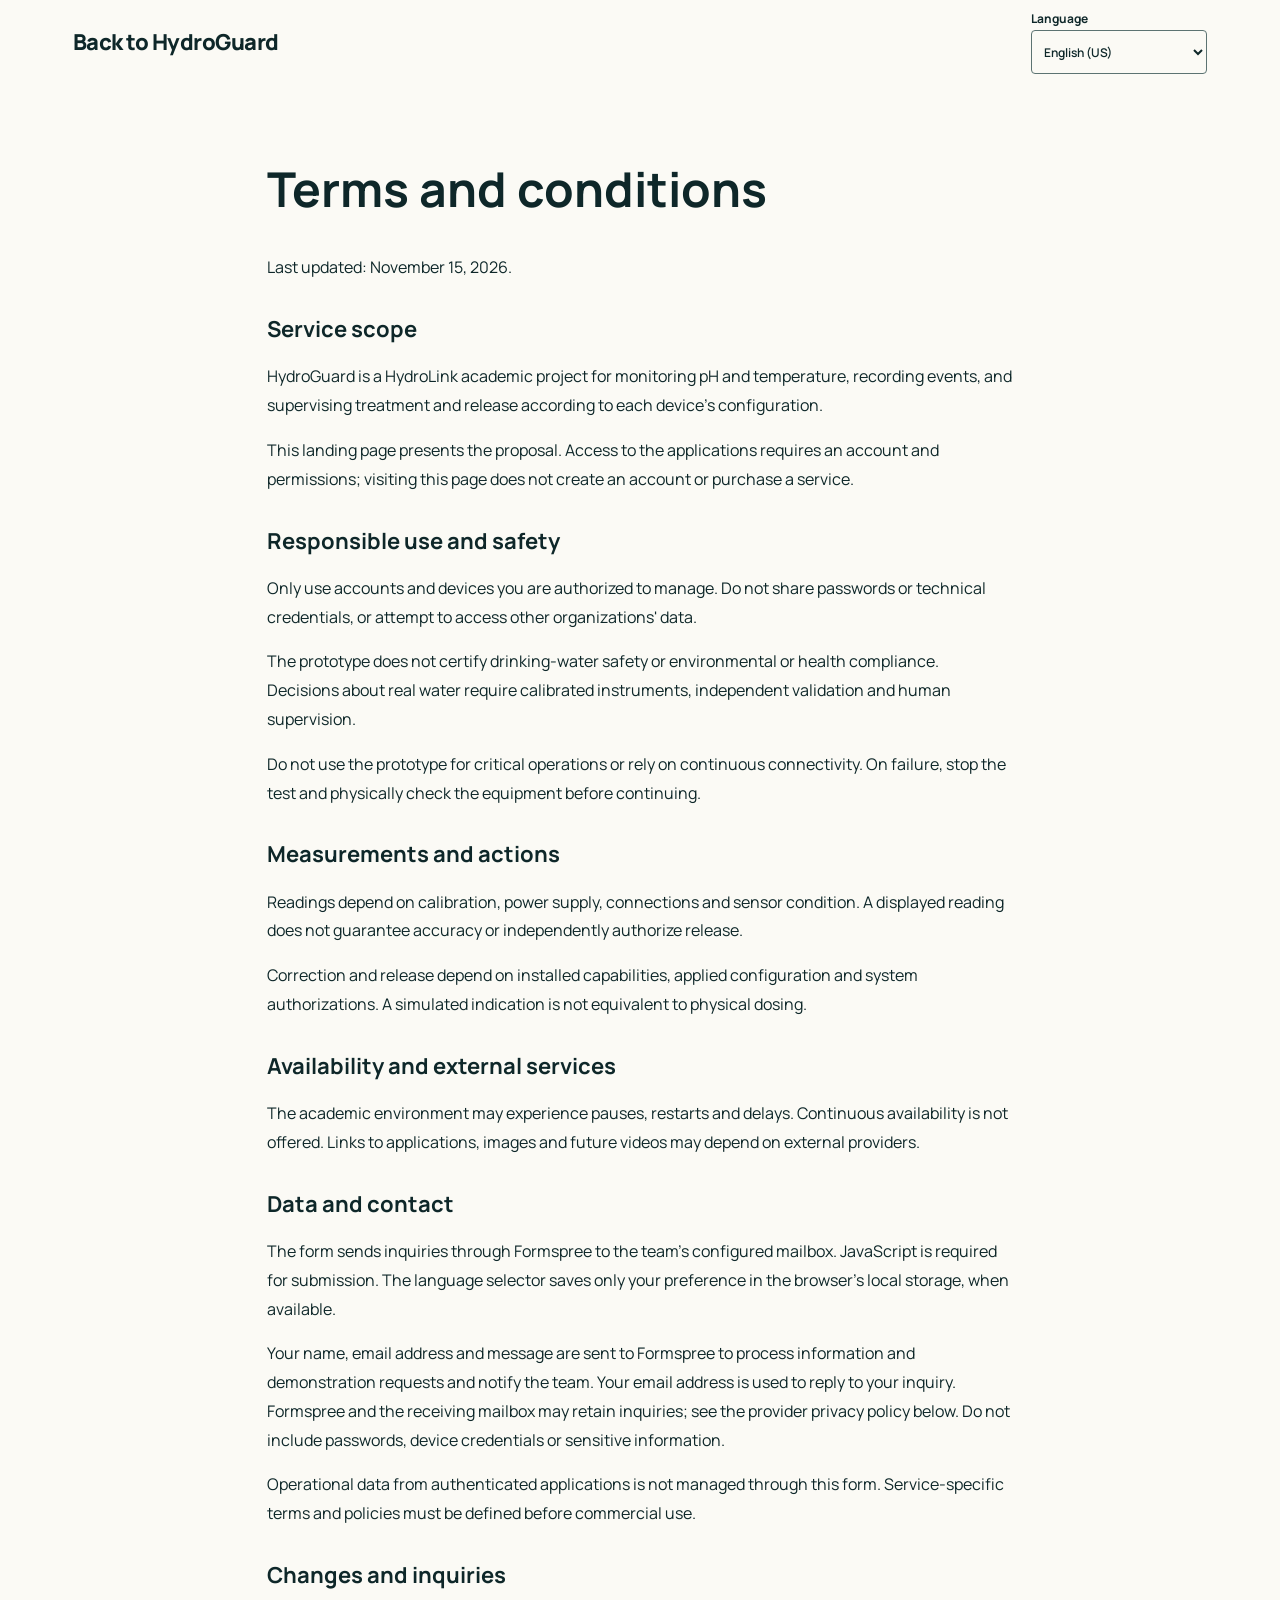
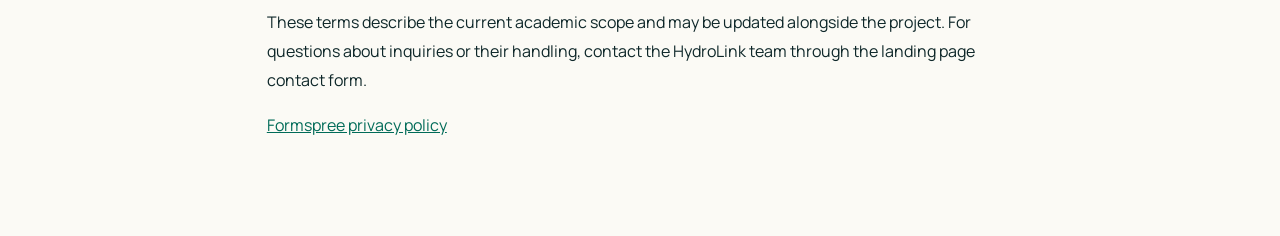
<file: terms.html>
<!doctype html>
<html lang="en-US">
<head>
  <meta charset="UTF-8" />
  <meta name="viewport" content="width=device-width, initial-scale=1.0" />
  <meta name="description" content="Terms of use for the HydroGuard landing page and academic prototype." />
  <meta name="author" content="HydroLink" />
  <title>Terms and conditions — HydroGuard</title>
  <link rel="stylesheet" href="styles.css?v=20261115-video" />
  <link rel="preconnect" href="https://fonts.googleapis.com" />
  <link rel="preconnect" href="https://fonts.gstatic.com" crossorigin />
  <link href="https://fonts.googleapis.com/css2?family=DM+Mono:wght@400;500&amp;family=Manrope:wght@400;500;600;700;800&amp;display=swap" rel="stylesheet" />
</head>
<body>
  <a class="skip-link" href="#main-content">Skip to content</a>
  <header class="site-header">
    <a class="brand" href="index.html">Back to HydroGuard</a>
    <div class="language-control">
      <label for="language">Language</label>
      <select id="language" name="language">
        <option value="en-US" lang="en-US" data-no-i18n>English (US)</option>
        <option value="es-419" lang="es-419" data-no-i18n>Español (Latinoamérica)</option>
      </select>
    </div>
  </header>
  <main class="terms-page" id="main-content" tabindex="-1">
    <h1>Terms and conditions</h1>
    <p>Last updated: November 15, 2026.</p>
    <section><h2>Service scope</h2>
      <p>HydroGuard is a HydroLink academic project for monitoring pH and temperature, recording events, and supervising treatment and release according to each device's configuration.</p>
      <p>This landing page presents the proposal. Access to the applications requires an account and permissions; visiting this page does not create an account or purchase a service.</p>
    </section>
    <section><h2>Responsible use and safety</h2>
      <p>Only use accounts and devices you are authorized to manage. Do not share passwords or technical credentials, or attempt to access other organizations' data.</p>
      <p>The prototype does not certify drinking-water safety or environmental or health compliance. Decisions about real water require calibrated instruments, independent validation and human supervision.</p>
      <p>Do not use the prototype for critical operations or rely on continuous connectivity. On failure, stop the test and physically check the equipment before continuing.</p>
    </section>
    <section><h2>Measurements and actions</h2>
      <p>Readings depend on calibration, power supply, connections and sensor condition. A displayed reading does not guarantee accuracy or independently authorize release.</p>
      <p>Correction and release depend on installed capabilities, applied configuration and system authorizations. A simulated indication is not equivalent to physical dosing.</p>
    </section>
    <section><h2>Availability and external services</h2>
      <p>The academic environment may experience pauses, restarts and delays. Continuous availability is not offered. Links to applications, images and future videos may depend on external providers.</p>
    </section>
    <section id="contact-privacy"><h2>Data and contact</h2>
      <p>The form sends inquiries through Formspree to the team's configured mailbox. JavaScript is required for submission. The language selector saves only your preference in the browser's local storage, when available.</p>
      <p>Your name, email address and message are sent to Formspree to process information and demonstration requests and notify the team. Your email address is used to reply to your inquiry. Formspree and the receiving mailbox may retain inquiries; see the provider privacy policy below. Do not include passwords, device credentials or sensitive information.</p>
      <p>Operational data from authenticated applications is not managed through this form. Service-specific terms and policies must be defined before commercial use.</p>
    </section>
    <section><h2>Changes and inquiries</h2>
      <p>These terms describe the current academic scope and may be updated alongside the project. For questions about inquiries or their handling, contact the HydroLink team through the landing page contact form.</p>
    </section>
    <p><a href="https://formspree.io/legal/privacy-policy/">Formspree privacy policy</a></p>
  </main>
  <script src="i18n.js"></script>
</body>
</html>
</file>
<file: styles.css>
:root {
  --ink: #0e2729;
  --ink-2: #163b3d;
  --aqua: #48e1c2;
  --aqua-deep: #00b996;
  --cream: #f4f1e8;
  --paper: #fbfaf5;
  --line: rgba(14, 39, 41, 0.15);
  --muted: #5c7372;
  --heading: 'Manrope', sans-serif;
  --mono: 'DM Mono', monospace;
}

* {
  box-sizing: border-box;
}

html {
  scroll-behavior: smooth;
  scroll-padding-top: 90px;
}

body {
  margin: 0;
  background: var(--paper);
  color: var(--ink);
  font-family: var(--heading);
  overflow-x: hidden;
}

.page-noise {
  pointer-events: none;
  position: fixed;
  z-index: 5;
  inset: 0;
  opacity: 0.028;
  background-image: url("data:image/svg+xml,%3Csvg viewBox='0 0 180 180' xmlns='http://www.w3.org/2000/svg'%3E%3Cfilter id='n'%3E%3CfeTurbulence type='fractalNoise' baseFrequency='.8' numOctaves='4' stitchTiles='stitch'/%3E%3C/filter%3E%3Crect width='100%25' height='100%25' filter='url(%23n)' opacity='.8'/%3E%3C/svg%3E");
}

.site-header {
  height: 84px;
  max-width: 1360px;
  margin: auto;
  padding: 0 5.7vw;
  display: flex;
  align-items: center;
  justify-content: space-between;
  position: relative;
  z-index: 10;
}

.brand {
  font-weight: 800;
  font-size: 22px;
  letter-spacing: -0.5px;
  text-decoration: none;
  color: var(--ink);
  display: flex;
  align-items: center;
  gap: 10px;
}

.brand > span:last-child span {
  color: var(--aqua-deep);
}

.brand-mark {
  display: inline-flex;
  align-items: flex-end;
  gap: 2px;
  width: 22px;
  height: 24px;
}

.brand-mark span {
  display: block;
  width: 6px;
  background: var(--ink);
  border-radius: 5px 5px 1px 1px;
  transform: skew(-12deg);
}

.brand-mark span:nth-child(1) { height: 9px; }
.brand-mark span:nth-child(2) { height: 16px; background: var(--aqua-deep); }
.brand-mark span:nth-child(3) { height: 23px; }

.main-nav {
  display: flex;
  align-items: center;
  gap: 31px;
}

.main-nav a {
  color: var(--ink);
  font-size: 13px;
  font-weight: 700;
  text-decoration: none;
  transition: color 0.2s ease;
}

.main-nav a:hover {
  color: var(--aqua-deep);
}

.main-nav .nav-cta {
  background: var(--ink);
  color: #fff;
  border-radius: 99px;
  padding: 12px 17px;
  transition: background 0.2s ease, transform 0.2s ease;
}

.main-nav .nav-cta:hover {
  background: var(--ink-2);
  color: #fff;
  transform: translateY(-2px);
}

.nav-cta span {
  color: var(--aqua);
  margin-left: 4px;
}

.menu-toggle {
  display: none;
  background: none;
  border: 0;
  width: 42px;
  height: 40px;
  cursor: pointer;
}

.menu-toggle span {
  display: block;
  width: 26px;
  height: 2px;
  background: var(--ink);
  margin: 6px auto;
  transition: transform 0.25s ease;
}

.hero {
  max-width: 1360px;
  min-height: 650px;
  margin: auto;
  padding: 70px 5.7vw 85px;
  display: grid;
  grid-template-columns: 1fr 1.06fr;
  align-items: center;
  gap: 55px;
}

.eyebrow {
  font: 500 10px var(--mono);
  letter-spacing: 1.45px;
  text-transform: uppercase;
  margin: 0 0 21px;
  color: var(--aqua-deep);
}

.pulse {
  width: 7px;
  height: 7px;
  background: var(--aqua-deep);
  display: inline-block;
  border-radius: 50%;
  margin-right: 8px;
  box-shadow: 0 0 0 4px rgba(0, 185, 150, 0.13);
  animation: pulse 2s infinite;
}

.hero h1,
.section h2,
.section-dark h2 {
  font-size: clamp(38px, 4.5vw, 64px);
  line-height: 1.1;
  letter-spacing: -1.6px;
  margin: 0;
  font-weight: 800;
}

.hero h1 em,
.section h2 em,
.section-dark h2 em {
  font-family: Georgia, serif;
  font-weight: 400;
  letter-spacing: -1px;
  font-style: italic;
}

.hero-text {
  font-size: 16px;
  line-height: 1.7;
  max-width: 490px;
  color: var(--muted);
  margin: 27px 0 31px;
}

.hero-actions {
  display: flex;
  align-items: center;
  gap: 26px;
}

.button {
  border: 0;
  text-decoration: none;
  display: inline-flex;
  align-items: center;
  justify-content: center;
  gap: 15px;
  padding: 16px 20px;
  border-radius: 4px;
  font: 700 13px var(--heading);
  cursor: pointer;
  transition: transform 0.25s, background 0.25s, box-shadow 0.25s;
}

.button:hover {
  transform: translateY(-3px);
  box-shadow: 0 8px 20px rgba(0, 185, 150, 0.25);
}

.button-primary {
  color: var(--ink);
  background: var(--aqua);
}

.button-primary span,
.button-outline span {
  font-size: 18px;
}

.text-link {
  color: var(--ink);
  text-decoration: none;
  font-size: 13px;
  font-weight: 700;
  display: inline-flex;
  align-items: center;
  transition: color 0.2s ease;
}

.text-link:hover {
  color: var(--aqua-deep);
}

.text-link span {
  color: var(--aqua-deep);
  font-size: 18px;
  margin-left: 5px;
  transition: transform 0.2s ease;
}

.text-link:hover span {
  transform: translateX(4px);
}

.hero-trust {
  display: flex;
  align-items: center;
  margin-top: 65px;
  gap: 12px;
}

.hero-trust p {
  font-size: 11px;
  color: var(--muted);
  margin: 0;
}

.avatars {
  display: flex;
}

.avatars i {
  display: block;
  width: 25px;
  height: 25px;
  border-radius: 50%;
  border: 2px solid var(--paper);
  margin-left: -8px;
  background-size: cover;
  background-position: center;
}

.avatars i:first-child {
  margin: 0;
  background-image: url('https://images.unsplash.com/photo-1494790108377-be9c29b29330?auto=format&fit=crop&w=100&q=70');
}

.avatars i:nth-child(2) {
  background-image: url('https://images.unsplash.com/photo-1500648767791-00dcc994a43e?auto=format&fit=crop&w=100&q=70');
}

.avatars i:last-child {
  background-image: url('https://images.unsplash.com/photo-1534528741775-53994a69daeb?auto=format&fit=crop&w=100&q=70');
}

.hero-visual {
  height: 498px;
  position: relative;
  display: flex;
  align-items: center;
  justify-content: center;
}

.hero-image {
  position: absolute;
  width: 76%;
  height: 90%;
  right: 0;
  top: 5%;
  background: linear-gradient(90deg, rgba(5, 54, 57, 0.18), rgba(5, 54, 57, 0.32)),
    url('https://images.unsplash.com/photo-1563920443079-783e5c786b83?auto=format&fit=crop&w=1200&q=85') center/cover;
  border-radius: 2px;
}

.orb {
  position: absolute;
  border-radius: 50%;
  filter: blur(1px);
}

.orb-one {
  width: 330px;
  height: 330px;
  background: #bbf2df;
  left: 0;
  top: 0;
}

.orb-two {
  width: 170px;
  height: 170px;
  background: #e3db83;
  right: -40px;
  bottom: 0;
}

.dashboard-card {
  z-index: 1;
  width: min(410px, 85%);
  padding: 18px;
  background: rgba(14, 39, 41, 0.93);
  backdrop-filter: blur(8px);
  color: #fff;
  border-radius: 6px;
  box-shadow: 0 25px 60px rgba(7, 36, 38, 0.27);
  align-self: center;
  border: 1px solid rgba(255, 255, 255, 0.08);
}

.dashboard-top {
  display: flex;
  justify-content: space-between;
  font: 400 8px var(--mono);
  letter-spacing: 1px;
  color: #c7ddda;
  border-bottom: 1px solid rgba(255, 255, 255, 0.13);
  padding-bottom: 14px;
}

.online {
  color: var(--aqua);
}

.reading-grid {
  display: grid;
  grid-template-columns: 1fr 1fr;
  gap: 15px;
  padding: 20px 0;
}

.reading-grid div + div {
  border-left: 1px solid rgba(255, 255, 255, 0.14);
  padding-left: 19px;
}

.reading-grid small {
  display: block;
  color: #b2c7c4;
  font: 400 9px var(--mono);
  text-transform: uppercase;
}

.reading-grid strong {
  display: block;
  font: 600 37px var(--heading);
  letter-spacing: -0.8px;
  margin: 3px 0;
}

.reading-grid strong b {
  font: inherit;
}

.reading-grid sup {
  font-size: 14px;
}

.status-good {
  font: 400 8px var(--mono);
  color: var(--aqua);
}

.chart {
  height: 75px;
  border-left: 1px solid rgba(255, 255, 255, 0.15);
  border-bottom: 1px solid rgba(255, 255, 255, 0.15);
  position: relative;
  display: flex;
  justify-content: space-between;
  align-items: flex-end;
  padding: 0 3px 6px;
  color: #a9c1bd;
  font: 7px var(--mono);
}

.chart-line {
  position: absolute;
  left: 0;
  right: 0;
  top: 14px;
  height: 40px;
  background: url("data:image/svg+xml,%3Csvg viewBox='0 0 360 54' xmlns='http://www.w3.org/2000/svg'%3E%3Cpath d='M0 42 C20 42 22 30 40 31 S66 44 81 30 S115 14 133 24 S153 40 173 34 S194 16 216 17 S242 33 257 21 S289 8 307 17 S336 12 360 7' fill='none' stroke='%2348e1c2' stroke-width='2'/%3E%3C/svg%3E") center/100% 100% no-repeat;
}

.valve-row {
  display: flex;
  gap: 8px;
  align-items: center;
  margin-top: 15px;
  padding-top: 13px;
  border-top: 1px solid rgba(255, 255, 255, 0.13);
  font-size: 10px;
  color: #c8d8d5;
}

.valve-row strong {
  margin-left: auto;
  color: var(--aqua);
  font: 500 8px var(--mono);
}

.valve-icon {
  color: var(--aqua);
  font-size: 21px;
}

.floating-alert {
  position: absolute;
  z-index: 2;
  display: flex;
  gap: 10px;
  right: -12px;
  bottom: 25px;
  background: #fff;
  padding: 10px 15px;
  box-shadow: 0 13px 28px rgba(3, 30, 30, 0.15);
  min-width: 175px;
  border-radius: 4px;
}

.floating-alert > span {
  color: var(--aqua-deep);
  font-weight: bold;
}

.floating-alert b,
.floating-alert small {
  display: block;
}

.floating-alert b {
  font-size: 10px;
}

.floating-alert small {
  font: 8px var(--mono);
  color: var(--muted);
  margin-top: 3px;
}

.impact-bar {
  background: var(--ink);
  color: #fff;
  min-height: 88px;
  padding: 0 5.7vw;
  display: flex;
  align-items: center;
  justify-content: space-between;
  gap: 25px;
}

.impact-bar p {
  font-size: 15px;
  margin: 0;
}

.impact-items {
  display: flex;
  align-items: center;
  gap: 18px;
  font: 9px var(--mono);
  letter-spacing: 1px;
  text-transform: uppercase;
  color: #acc5c2;
}

.impact-items i {
  width: 5px;
  height: 5px;
  border-radius: 50%;
  background: var(--aqua);
}

.section {
  max-width: 1360px;
  margin: auto;
  padding: 120px 5.7vw;
}

.section-heading {
  display: flex;
  align-items: flex-end;
  justify-content: space-between;
  margin-bottom: 65px;
}

.section-heading h2 {
  font-size: clamp(34px, 4vw, 54px);
  letter-spacing: -1.2px;
}

.solution-layout {
  display: grid;
  grid-template-columns: 1.05fr 0.85fr;
  gap: 10vw;
  align-items: center;
}

.solution-image {
  position: relative;
  height: 422px;
}

.solution-image img {
  width: 89%;
  height: 100%;
  object-fit: cover;
  border-radius: 4px;
}

.image-badge {
  position: absolute;
  right: 0;
  bottom: 0;
  background: var(--aqua);
  padding: 22px;
  width: 185px;
  min-height: 138px;
  border-radius: 2px;
}

.image-badge span {
  font: 10px var(--mono);
  color: var(--ink-2);
}

.image-badge p {
  font-size: 15px;
  line-height: 1.3;
  margin: 25px 0 0;
  font-weight: 700;
}

.solution-points {
  display: grid;
  gap: 31px;
}

.point {
  display: grid;
  grid-template-columns: 48px 1fr;
  gap: 19px;
  padding-bottom: 25px;
  border-bottom: 1px solid var(--line);
}

.point > span {
  font: 10px var(--mono);
  color: var(--aqua-deep);
  padding-top: 6px;
}

.point h3 {
  font-size: 20px;
  margin: 0 0 8px;
  letter-spacing: -0.4px;
}

.point p {
  color: var(--muted);
  font-size: 13px;
  line-height: 1.65;
  margin: 0;
  max-width: 320px;
}

.section-dark {
  background: var(--ink);
  color: #fff;
  padding: 120px max(5.7vw, calc((100vw - 1205px) / 2));
  display: grid;
  grid-template-columns: 0.75fr 1.25fr;
  gap: 8vw;
  align-items: center;
}

.section-dark .eyebrow {
  color: var(--aqua);
}

.section-dark h2 {
  font-size: clamp(34px, 3.8vw, 52px);
  letter-spacing: -1.2px;
}

.video-copy > p:last-child {
  color: #b7cfca;
  font-size: 14px;
  line-height: 1.7;
  max-width: 360px;
  margin-top: 28px;
}

.product-video-player {
  width: 100%;
  min-width: 0;
  aspect-ratio: 16 / 9;
  overflow: hidden;
  border-radius: 6px;
}

.product-video-player iframe {
  display: block;
  width: 100%;
  height: 100%;
  border: 0;
}

.video-placeholder {
  padding: 0;
  border: 0;
  background: none;
  cursor: pointer;
  height: 345px;
  position: relative;
  text-align: left;
  color: #fff;
  overflow: hidden;
  border-radius: 6px;
}

.video-placeholder:after {
  content: '';
  position: absolute;
  inset: 0;
  background: linear-gradient(90deg, rgba(4, 31, 33, 0.25), rgba(4, 31, 33, 0.63));
}

.video-placeholder img {
  width: 100%;
  height: 100%;
  object-fit: cover;
  transition: transform 0.5s;
}

.video-placeholder:hover img {
  transform: scale(1.04);
}

.play-button,
.video-label,
.coming-soon {
  position: absolute;
  z-index: 1;
}

.play-button {
  left: 50%;
  top: 50%;
  transform: translate(-50%, -50%);
  width: 63px;
  height: 63px;
  border: 1px solid rgba(255, 255, 255, 0.7);
  border-radius: 50%;
  display: grid;
  place-items: center;
  padding-left: 4px;
  font-size: 15px;
  transition: background 0.25s, border-color 0.25s, transform 0.25s;
}

.video-placeholder:hover .play-button {
  background: var(--aqua);
  color: var(--ink);
  border-color: var(--aqua);
  transform: translate(-50%, -50%) scale(1.08);
}

.video-label {
  left: 22px;
  bottom: 20px;
  font: 10px var(--mono);
  letter-spacing: 1.4px;
}

.coming-soon {
  right: 20px;
  top: 20px;
  background: rgba(14, 39, 41, 0.75);
  padding: 7px 9px;
  font: 8px var(--mono);
  letter-spacing: 0.6px;
  text-transform: uppercase;
  border-radius: 2px;
}

.sectors {
  padding-bottom: 145px;
}

.sectors-intro {
  display: grid;
  grid-template-columns: 1.1fr 1fr;
  gap: 30px;
  align-items: end;
  margin-bottom: 50px;
}

.sectors-intro .eyebrow {
  grid-column: span 2;
  margin-bottom: -8px;
}

.sectors-intro h2 {
  font-size: clamp(34px, 3.8vw, 52px);
  letter-spacing: -1.2px;
}

.sectors-intro > p:last-child {
  font-size: 14px;
  line-height: 1.7;
  color: var(--muted);
  max-width: 345px;
  margin: 0;
}

.sector-cards {
  display: grid;
  grid-template-columns: 1fr 1fr;
  gap: 22px;
}

.sector-card {
  min-height: 497px;
  position: relative;
  overflow: hidden;
  color: #fff;
  border-radius: 6px;
}

.sector-card:after {
  content: '';
  position: absolute;
  inset: 0;
  background: linear-gradient(0deg, rgba(3, 28, 30, 0.94), rgba(3, 28, 30, 0.15) 75%);
}

.sector-card img {
  position: absolute;
  inset: 0;
  width: 100%;
  height: 100%;
  object-fit: cover;
  transition: transform 0.6s ease;
}

.sector-card:hover img {
  transform: scale(1.05);
}

.sector-content {
  position: absolute;
  z-index: 1;
  left: 35px;
  right: 35px;
  bottom: 33px;
}

.sector-number {
  font: 9px var(--mono);
  letter-spacing: 1.2px;
  color: var(--aqua);
}

.sector-content h3 {
  font-size: 28px;
  letter-spacing: -0.8px;
  max-width: 330px;
  line-height: 1.15;
  margin: 13px 0;
}

.sector-content p {
  font-size: 13px;
  line-height: 1.6;
  color: #d5e3e0;
  max-width: 345px;
}

.sector-content a {
  display: inline-block;
  color: #fff;
  margin-top: 16px;
  font-size: 11px;
  font-weight: 700;
  text-decoration: none;
  border-bottom: 1px solid var(--aqua);
  padding-bottom: 5px;
  transition: color 0.2s ease;
}

.sector-content a:hover {
  color: var(--aqua);
}

.sector-content a span {
  color: var(--aqua);
  margin-left: 7px;
  font-size: 15px;
  transition: transform 0.2s ease;
  display: inline-block;
}

.sector-content a:hover span {
  transform: translate(2px, -2px);
}

.features {
  display: grid;
  grid-template-columns: 0.94fr 1.35fr;
  gap: 10vw;
  background: #e9eee8;
  max-width: none;
  padding-left: max(5.7vw, calc((100vw - 1205px) / 2));
  padding-right: max(5.7vw, calc((100vw - 1205px) / 2));
}

.features h2 {
  font-size: clamp(34px, 3.6vw, 50px);
  margin-bottom: 35px;
  letter-spacing: -1.2px;
}

.button-outline {
  color: var(--ink);
  border: 1px solid var(--ink);
  border-radius: 0;
  background: transparent;
  padding: 13px 17px;
  transition: all 0.25s ease;
}

.button-outline:hover {
  background: var(--ink);
  color: #fff;
}

.feature-grid {
  display: grid;
  grid-template-columns: 1fr 1fr;
  gap: 0;
  border-top: 1px solid var(--line);
  border-left: 1px solid var(--line);
}

.feature {
  padding: 28px 25px;
  min-height: 190px;
  border-right: 1px solid var(--line);
  border-bottom: 1px solid var(--line);
  transition: background 0.2s ease;
}

.feature:hover {
  background: rgba(255, 255, 255, 0.4);
}

.feature-icon {
  color: var(--aqua-deep);
  font-size: 25px;
}

.feature h3 {
  font-size: 15px;
  margin: 28px 0 8px;
  letter-spacing: -0.3px;
}

.feature p {
  font-size: 12px;
  line-height: 1.65;
  color: var(--muted);
  margin: 0;
}

.team {
  grid-template-columns: 1fr 1fr;
  gap: 9vw;
}

.team-image {
  height: 430px;
  position: relative;
  border-radius: 4px;
  overflow: hidden;
}

.team-image img {
  height: 100%;
  width: 100%;
  object-fit: cover;
  filter: grayscale(0.25);
}

.team-image-caption {
  position: absolute;
  bottom: 0;
  right: 0;
  padding: 18px 22px;
  background: var(--aqua);
  color: var(--ink);
  font-size: 15px;
  font-weight: 700;
  line-height: 1.25;
}

.team-image-caption span {
  font: 400 9px var(--mono);
}

.team-content h2 {
  font-size: clamp(34px, 3.5vw, 50px);
  letter-spacing: -1.2px;
}

.team-content > p:last-of-type {
  color: #b6cfcb;
  line-height: 1.7;
  font-size: 14px;
  margin: 25px 0 30px;
  max-width: 440px;
}

.team-video-embed {
  display: block;
  width: 100%;
  max-width: 560px;
  aspect-ratio: 16 / 9;
  border: 0;
  border-radius: 12px;
}

.team-video-link {
  border: 0;
  border-top: 1px solid rgba(255, 255, 255, 0.22);
  border-bottom: 1px solid rgba(255, 255, 255, 0.22);
  background: transparent;
  color: #fff;
  width: 100%;
  padding: 16px 0;
  display: flex;
  align-items: center;
  text-align: left;
  gap: 13px;
  cursor: pointer;
  transition: background 0.2s ease;
}

.team-video-link:hover {
  background: rgba(255, 255, 255, 0.04);
}

.mini-play {
  width: 28px;
  height: 28px;
  border: 1px solid var(--aqua);
  color: var(--aqua);
  border-radius: 50%;
  display: grid;
  place-items: center;
  font-size: 8px;
}

.team-video-link span:nth-child(2) {
  font-size: 12px;
  font-weight: 700;
  line-height: 1.5;
}

.team-video-link small {
  font: 9px var(--mono);
  letter-spacing: 0.6px;
  color: var(--aqua);
}

.team-video-link b {
  margin-left: auto;
  color: var(--aqua);
  font-size: 20px;
  transition: transform 0.2s ease;
}

.team-video-link:hover b {
  transform: translate(2px, -2px);
}

.contact {
  display: grid;
  grid-template-columns: 1.1fr 0.9fr;
  gap: 11vw;
  padding-top: 130px;
  padding-bottom: 125px;
}

.contact h2 {
  font-size: clamp(38px, 4.2vw, 56px);
  letter-spacing: -1.2px;
  margin-bottom: 24px;
}

.contact-title > p:last-of-type {
  font-size: 14px;
  line-height: 1.7;
  color: var(--muted);
  max-width: 385px;
}

.email-link {
  display: inline-block;
  color: var(--ink);
  font-size: 15px;
  font-weight: 700;
  text-decoration: none;
  border-bottom: 2px solid var(--aqua-deep);
  margin-top: 28px;
  padding-bottom: 5px;
  transition: color 0.2s ease;
}

.email-link:hover {
  color: var(--aqua-deep);
}

.email-link span {
  color: var(--aqua-deep);
  margin-left: 9px;
  display: inline-block;
  transition: transform 0.2s ease;
}

.email-link:hover span {
  transform: translate(2px, -2px);
}

.contact-form {
  display: grid;
  gap: 19px;
  padding-top: 5px;
}

.contact-form label {
  font: 600 11px var(--heading);
  color: var(--ink);
}

.contact-form input,
.contact-form textarea {
  display: block;
  width: 100%;
  border: 0;
  border-bottom: 1px solid var(--line);
  background: transparent;
  padding: 12px 0 10px;
  font: 13px var(--heading);
  outline: 0;
  color: var(--ink);
  resize: vertical;
  transition: border-color 0.2s ease;
}

.contact-form input:focus,
.contact-form textarea:focus {
  border-color: var(--aqua-deep);
}

.contact-form input::placeholder,
.contact-form textarea::placeholder {
  color: #91a3a1;
}

.contact-form .button {
  justify-self: start;
  margin-top: 5px;
}

.form-message {
  margin: 0;
  font-size: 13px;
  color: var(--aqua-deep);
  min-height: 18px;
  font-weight: 600;
}

footer {
  border-top: 1px solid var(--line);
  padding: 29px 5.7vw;
  display: flex;
  justify-content: space-between;
  align-items: center;
  gap: 25px;
}

footer .brand {
  font-size: 17px;
}

footer .brand-mark {
  transform: scale(0.8);
  margin-right: -3px;
}

footer p,
footer > a:last-child {
  font: 10px var(--mono);
  color: var(--muted);
  text-decoration: none;
  transition: color 0.2s ease;
}

footer > a:last-child:hover {
  color: var(--aqua-deep);
}

.video-modal {
  border: 0;
  background: transparent;
  padding: 0;
  width: min(580px, calc(100% - 35px));
  color: #fff;
  overflow: visible;
}

.video-modal::backdrop {
  background: rgba(4, 20, 21, 0.8);
  backdrop-filter: blur(5px);
}

.modal-content {
  position: relative;
  background: var(--ink);
  padding: 60px 40px 50px;
  text-align: center;
  box-shadow: 0 20px 70px rgba(0, 0, 0, 0.45);
  border: 1px solid rgba(72, 225, 194, 0.2);
  border-radius: 8px;
}

.modal-content h2 {
  font-size: 32px;
  margin: 18px 0 8px;
  letter-spacing: -0.8px;
}

.modal-content p:last-child {
  color: #b8cbc8;
  font-size: 14px;
}

.modal-play {
  display: grid;
  place-items: center;
  margin: auto;
  width: 55px;
  height: 55px;
  border: 1px solid var(--aqua);
  color: var(--aqua);
  border-radius: 50%;
  font-size: 13px;
}

.modal-close {
  position: absolute;
  right: 16px;
  top: 16px;
  width: 36px;
  height: 36px;
  border-radius: 50%;
  border: 1px solid rgba(255, 255, 255, 0.2);
  background: rgba(255, 255, 255, 0.08);
  color: #fff;
  font-size: 22px;
  display: flex;
  align-items: center;
  justify-content: center;
  cursor: pointer;
  transition: all 0.2s ease;
  line-height: 1;
}

.modal-close:hover {
  background: var(--aqua);
  color: var(--ink);
  border-color: var(--aqua);
}

.reveal.reveal-ready {
  opacity: 0;
  transform: translateY(24px);
  transition: opacity 0.7s ease, transform 0.7s ease;
}

.reveal.is-visible {
  opacity: 1;
  transform: translateY(0);
}

.delay-1 { transition-delay: 0.12s; }
.delay-2 { transition-delay: 0.22s; }
.delay-3 { transition-delay: 0.32s; }
.delay-4 { transition-delay: 0.42s; }

@keyframes pulse {
  50% {
    box-shadow: 0 0 0 8px rgba(0, 185, 150, 0);
  }
}

@media (prefers-reduced-motion: reduce) {
  html { scroll-behavior: auto; }
  *, *::before, *::after {
    animation: none !important;
    transition: none !important;
  }
  .reveal {
    opacity: 1 !important;
    transform: none !important;
    transition: none !important;
  }
}

@media (max-width: 800px) {
  .site-header {
    height: 72px;
  }
  .menu-toggle {
    display: block;
  }
  .main-nav {
    display: none;
    position: absolute;
    top: 67px;
    left: 5.7vw;
    right: 5.7vw;
    padding: 18px;
    background: var(--ink);
    flex-direction: column;
    align-items: stretch;
    gap: 14px;
    box-shadow: 0 18px 30px rgba(0, 0, 0, 0.15);
    border-radius: 6px;
  }
  .main-nav.open {
    display: flex;
  }
  .main-nav a {
    color: #fff;
    padding: 7px;
  }
  .main-nav .nav-cta {
    text-align: center;
    background: var(--aqua);
    color: var(--ink);
  }
  .hero {
    grid-template-columns: 1fr;
    padding-top: 55px;
    gap: 45px;
  }
  .hero-visual {
    height: 410px;
  }
  .hero-image {
    width: 84%;
  }
  .dashboard-card {
    margin-left: -20px;
  }
  .impact-bar {
    padding-top: 23px;
    padding-bottom: 23px;
    flex-direction: column;
    align-items: flex-start;
  }
  .impact-items {
    gap: 10px;
    flex-wrap: wrap;
  }
  .section {
    padding-top: 85px;
    padding-bottom: 85px;
  }
  .section-heading {
    margin-bottom: 40px;
  }
  .solution-layout,
  .section-dark,
  .features,
  .team,
  .contact {
    grid-template-columns: 1fr;
    gap: 45px;
  }
  .solution-image {
    height: 370px;
  }
  .section-dark {
    padding-top: 80px;
    padding-bottom: 80px;
  }
  .video-placeholder {
    height: 280px;
  }
  .sectors-intro {
    grid-template-columns: 1fr;
    gap: 15px;
  }
  .sectors-intro .eyebrow {
    grid-column: auto;
    margin-bottom: 5px;
  }
  .sector-cards {
    grid-template-columns: 1fr;
  }
  .sector-card {
    min-height: 415px;
  }
  .features {
    gap: 45px;
  }
  .team-image {
    height: 330px;
  }
  .contact {
    gap: 50px;
  }
  footer {
    flex-wrap: wrap;
  }
  .contact-form .button {
    width: 100%;
  }
}

@media (max-width: 490px) {
  .hero {
    padding-top: 35px;
  }
  .hero h1 {
    letter-spacing: -1px;
  }
  .hero h1 em {
    letter-spacing: -0.6px;
  }
  .hero-actions {
    align-items: flex-start;
    flex-direction: column;
    gap: 18px;
  }
  .hero-trust {
    margin-top: 40px;
  }
  .hero-visual {
    height: 350px;
  }
  .dashboard-card {
    width: 92%;
    padding: 14px;
  }
  .reading-grid strong {
    font-size: 31px;
  }
  .floating-alert {
    right: -3px;
    bottom: 6px;
  }
  .solution-image {
    height: 290px;
  }
  .solution-image img {
    width: 93%;
  }
  .image-badge {
    padding: 15px;
    min-height: 105px;
    width: 150px;
  }
  .image-badge p {
    font-size: 12px;
    margin-top: 16px;
  }
  .video-placeholder {
    height: 225px;
  }
  .feature-grid {
    grid-template-columns: 1fr;
  }
  .sector-content {
    left: 24px;
    right: 24px;
  }
  .contact h2 {
    letter-spacing: -1px;
  }
  .contact h2 em {
    letter-spacing: -0.6px;
  }
}
.evidence-intro {
  display: flex;
  flex-wrap: wrap;
  align-items: flex-end;
  justify-content: space-between;
  gap: 20px 32px;
  margin-bottom: 40px;
}

.evidence-intro h2 { margin: 0; }

.evidence-intro > p {
  max-width: 38ch;
  margin: 0;
  color: var(--muted);
  line-height: 1.65;
}

.evidence-grid {
  display: grid;
  grid-template-columns: repeat(auto-fit, minmax(min(100%, 275px), 1fr));
  gap: 22px;
}

.evidence-album {
  display: grid;
  grid-template-rows: auto auto 1fr;
  gap: 12px;
  min-width: 0;
  padding: clamp(16px, 2vw, 24px);
  border: 1px solid var(--line);
  border-radius: 20px;
  background: #fff;
}

.evidence-album h3 {
  margin: 0;
  font-size: clamp(20px, 2vw, 25px);
  letter-spacing: -0.03em;
}

.evidence-album > p {
  margin: 0 0 6px;
  color: var(--muted);
  line-height: 1.55;
}

.evidence-photos {
  display: grid;
  grid-template-columns: repeat(2, minmax(0, 1fr));
  align-content: start;
  gap: 12px;
}

.evidence-photo {
  display: grid;
  align-content: start;
  gap: 8px;
  min-width: 0;
  color: var(--ink);
  font-size: 13px;
  font-weight: 700;
  text-decoration: none;
}

.evidence-photo:first-child { grid-column: 1 / -1; }

.evidence-photo img {
  display: block;
  width: 100%;
  height: auto;
  aspect-ratio: 4 / 3;
  object-fit: cover;
  object-position: top center;
  border: 1px solid var(--line);
  border-radius: 9px;
  background: var(--cream);
}

.evidence-photo:first-child img { aspect-ratio: 16 / 10; }
.evidence-album--mobile img {
  object-fit: contain;
  background: #e8f4ef;
}

.evidence-album--prototype img { object-position: center; }

.evidence-photo:hover span,
.evidence-photo:focus-visible span {
  color: var(--focus);
  text-decoration: underline;
  text-underline-offset: 3px;
}

.evidence-viewer {
  width: min(94vw, 1040px);
  max-height: 94dvh;
  padding: clamp(12px, 2.5vw, 26px);
  border: 1px solid var(--line);
  border-radius: 18px;
  background: var(--paper);
  color: var(--ink);
  overscroll-behavior: contain;
}

.evidence-viewer::backdrop { background: rgba(8, 25, 26, 0.84); }

.evidence-viewer-bar,
.evidence-viewer-navigation {
  display: flex;
  align-items: center;
  justify-content: space-between;
  gap: 12px;
}

.evidence-viewer-title {
  margin: 0;
  font-weight: 800;
}

.evidence-viewer-figure {
  display: grid;
  gap: 10px;
  margin: 12px 0;
  text-align: center;
}

.evidence-viewer-figure img {
  display: block;
  width: 100%;
  height: min(60dvh, 720px);
  object-fit: contain;
  background: #e8f4ef;
  border-radius: 10px;
}

.evidence-viewer-figure figcaption { font-weight: 700; }
.evidence-viewer-navigation { justify-content: center; }
.evidence-position { min-width: 5ch; text-align: center; }

.evidence-control {
  min-width: 44px;
  min-height: 44px;
  padding: 0;
  border: 1px solid var(--line);
  border-radius: 50%;
  background: #fff;
  color: var(--ink);
  font: 700 22px var(--heading);
  cursor: pointer;
}

.evidence-control:hover { background: var(--aqua); }

/* Shared access, keyboard and language controls; preserve the landing identity. */
:root { --focus: #006b58; }
:where(a, button, input, textarea, select):focus-visible {
  outline: 3px solid var(--focus);
  outline-offset: 4px;
}
.section-dark :where(a, button):focus-visible,
.video-modal :where(a, button):focus-visible { outline-color: var(--aqua); }
.skip-link {
  position: fixed; top: 8px; left: 8px; z-index: 100;
  transform: translateY(-160%); padding: 12px 18px;
  background: var(--ink); color: #fff; border-radius: 4px;
}
.skip-link:focus { transform: none; }
.site-header { gap: 20px; }
.language-control { display: grid; gap: 3px; flex-shrink: 0; }
.language-control label { font-size: 12px; font-weight: 700; }
.language-control select {
  min-height: 44px; max-width: 185px; border: 1px solid var(--muted);
  background: var(--paper); color: var(--ink); border-radius: 4px;
  padding: 8px; font: 600 12px var(--heading);
}
.main-nav { gap: 20px; }
.main-nav a { min-height: 44px; display: inline-flex; align-items: center; }
.main-nav a:hover { color: var(--focus); }
.main-nav .nav-cta:hover { color: #fff; }
.eyebrow, .point > span, .text-link:hover, .email-link:hover { color: var(--focus); }
.section-dark .eyebrow, .video-modal .eyebrow { color: var(--aqua); }
.brand > span:last-child span { color: var(--focus); }
.contact-form label, .contact-form input, .contact-form textarea { font-size: 14px; }
.contact-form input:focus, .contact-form textarea:focus { border-color: var(--focus); }
.contact-form :is(input, textarea):focus-visible {
  outline: 3px solid var(--focus);
  outline-offset: 4px;
}
.contact-form input::placeholder, .contact-form textarea::placeholder { color: var(--muted); }
.contact-form [aria-invalid="true"] { border-color: #a02222; }
#contact-note, .form-message { font-size: 14px; line-height: 1.6; color: var(--muted); }
.hero-trust p, .dashboard-top, .reading-grid small, .status-good,
.chart span, .valve-row, .floating-alert small, .eyebrow, .sector-number,
.video-label, .coming-soon, .team-video-link small { font-size: 12px; }
.modal-close { min-width: 44px; min-height: 44px; }
footer { flex-wrap: wrap; gap: 20px; }
footer p, footer > a:not(.brand) { font-size: 12px; }
footer > a:not(.brand) { color: inherit; min-height: 44px; display: inline-flex; align-items: center; }
footer > a:not(.brand):hover { text-decoration: underline; }
.terms-page { max-width: 900px; margin: auto; padding: 40px 6vw 80px; }
.terms-page h1 { font-size: clamp(30px, 5vw, 48px); }
.terms-page h2 { margin-top: 32px; font-size: 22px; }
.terms-page p { font-size: 16px; line-height: 1.8; }
.terms-page a { color: var(--focus); }
@media (max-width: 1100px) and (min-width: 801px) {
  .site-header { padding-inline: 3vw; gap: 12px; }
  .main-nav { gap: 12px; }
  .brand { font-size: 19px; }
  .language-control select { max-width: 145px; }
}
@media (max-width: 800px) {
  .site-header { height: auto; min-height: 84px; display: grid; grid-template-columns: 1fr auto; padding-block: 16px; }
  .menu-toggle { justify-self: end; min-width: 44px; min-height: 44px; }
  .language-control { grid-column: 1 / -1; display: flex; align-items: center; gap: 12px; }
  .main-nav { top: 100%; }
  .main-nav a:hover { color: var(--aqua); }
  .main-nav a:focus-visible { outline-color: var(--aqua); }
  .hero { padding-top: 35px; }
  .orb-two { right: 0; }
  .orb-one { max-width: 100%; height: auto; aspect-ratio: 1; }
}

/* Contact submission states; retain the existing layout and focus indicators. */
.contact-form .button:disabled { cursor: wait; opacity: 0.75; transform: none; box-shadow: none; }
.contact-form .form-message[data-state="error"] { color: #a02222; }
.contact-form .form-message[data-state="success"] { color: var(--focus); }
#contact-submit-label { font: inherit; }
</file>
